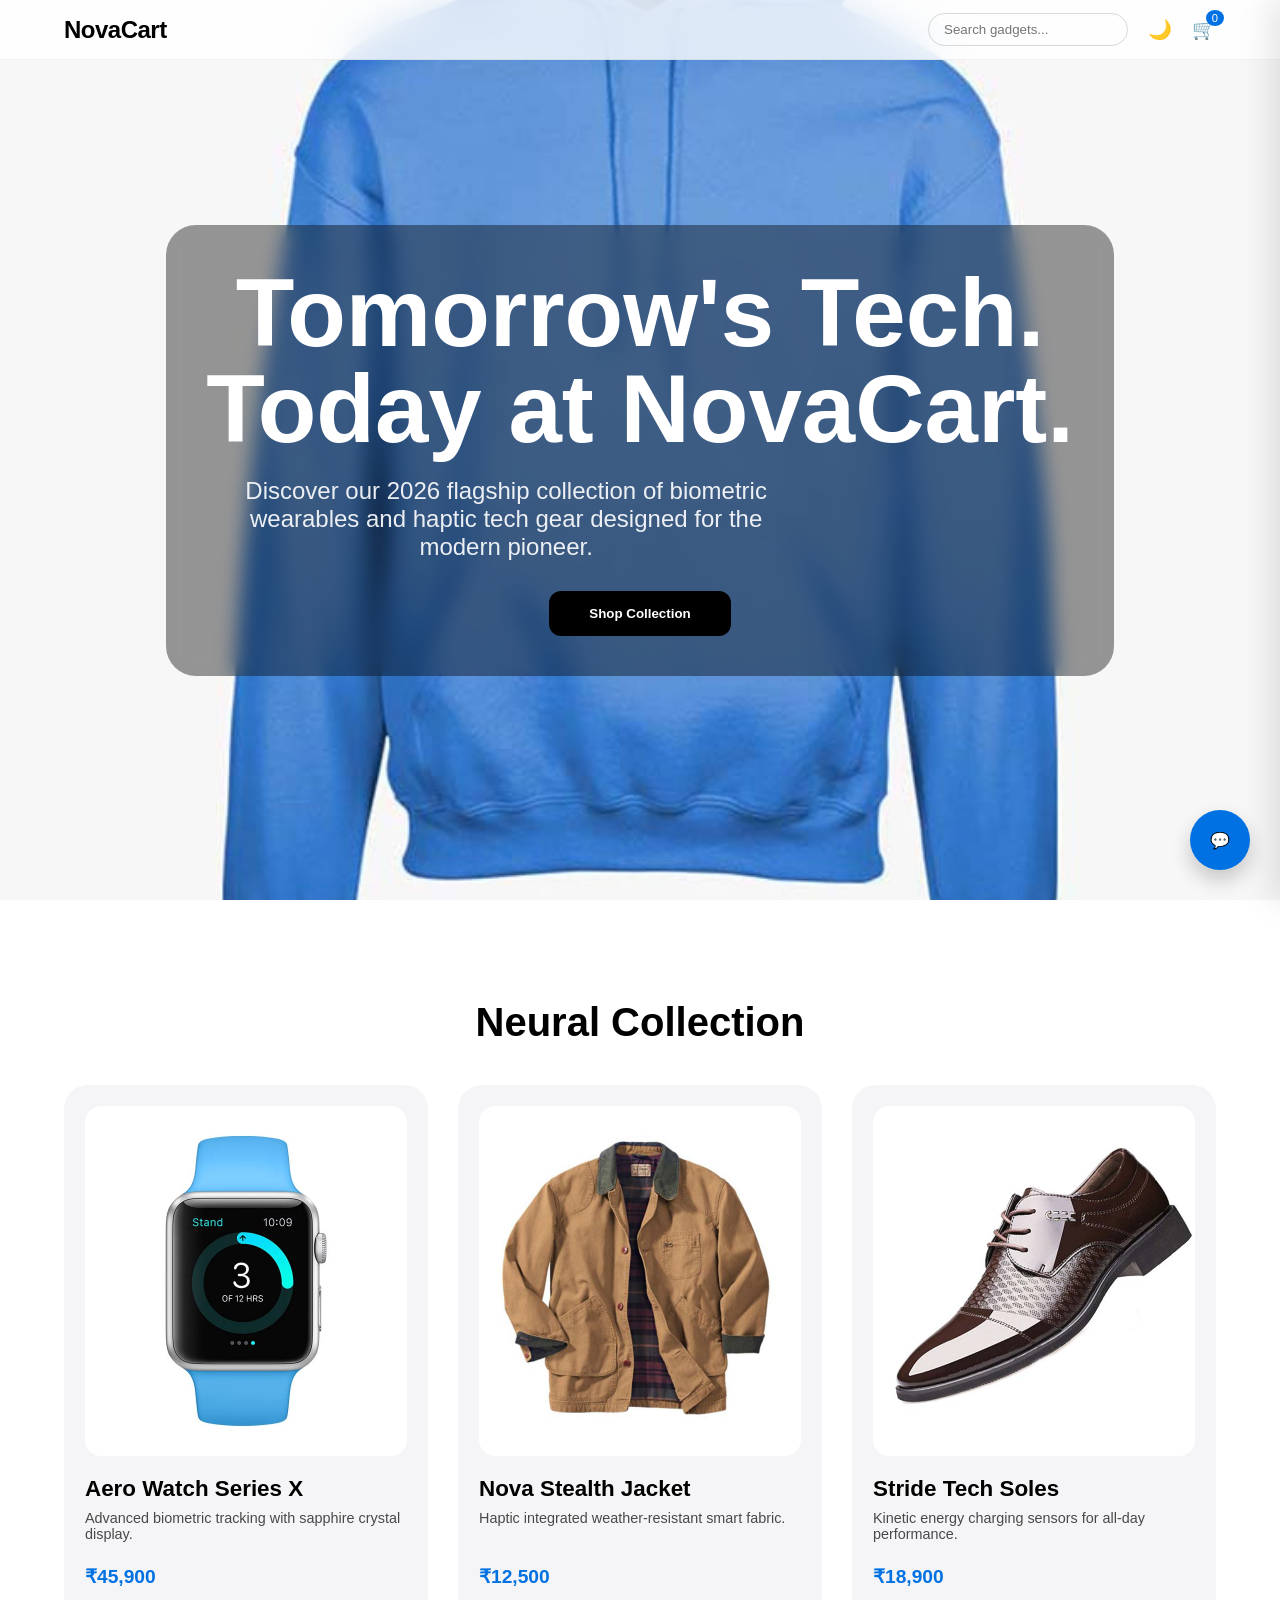
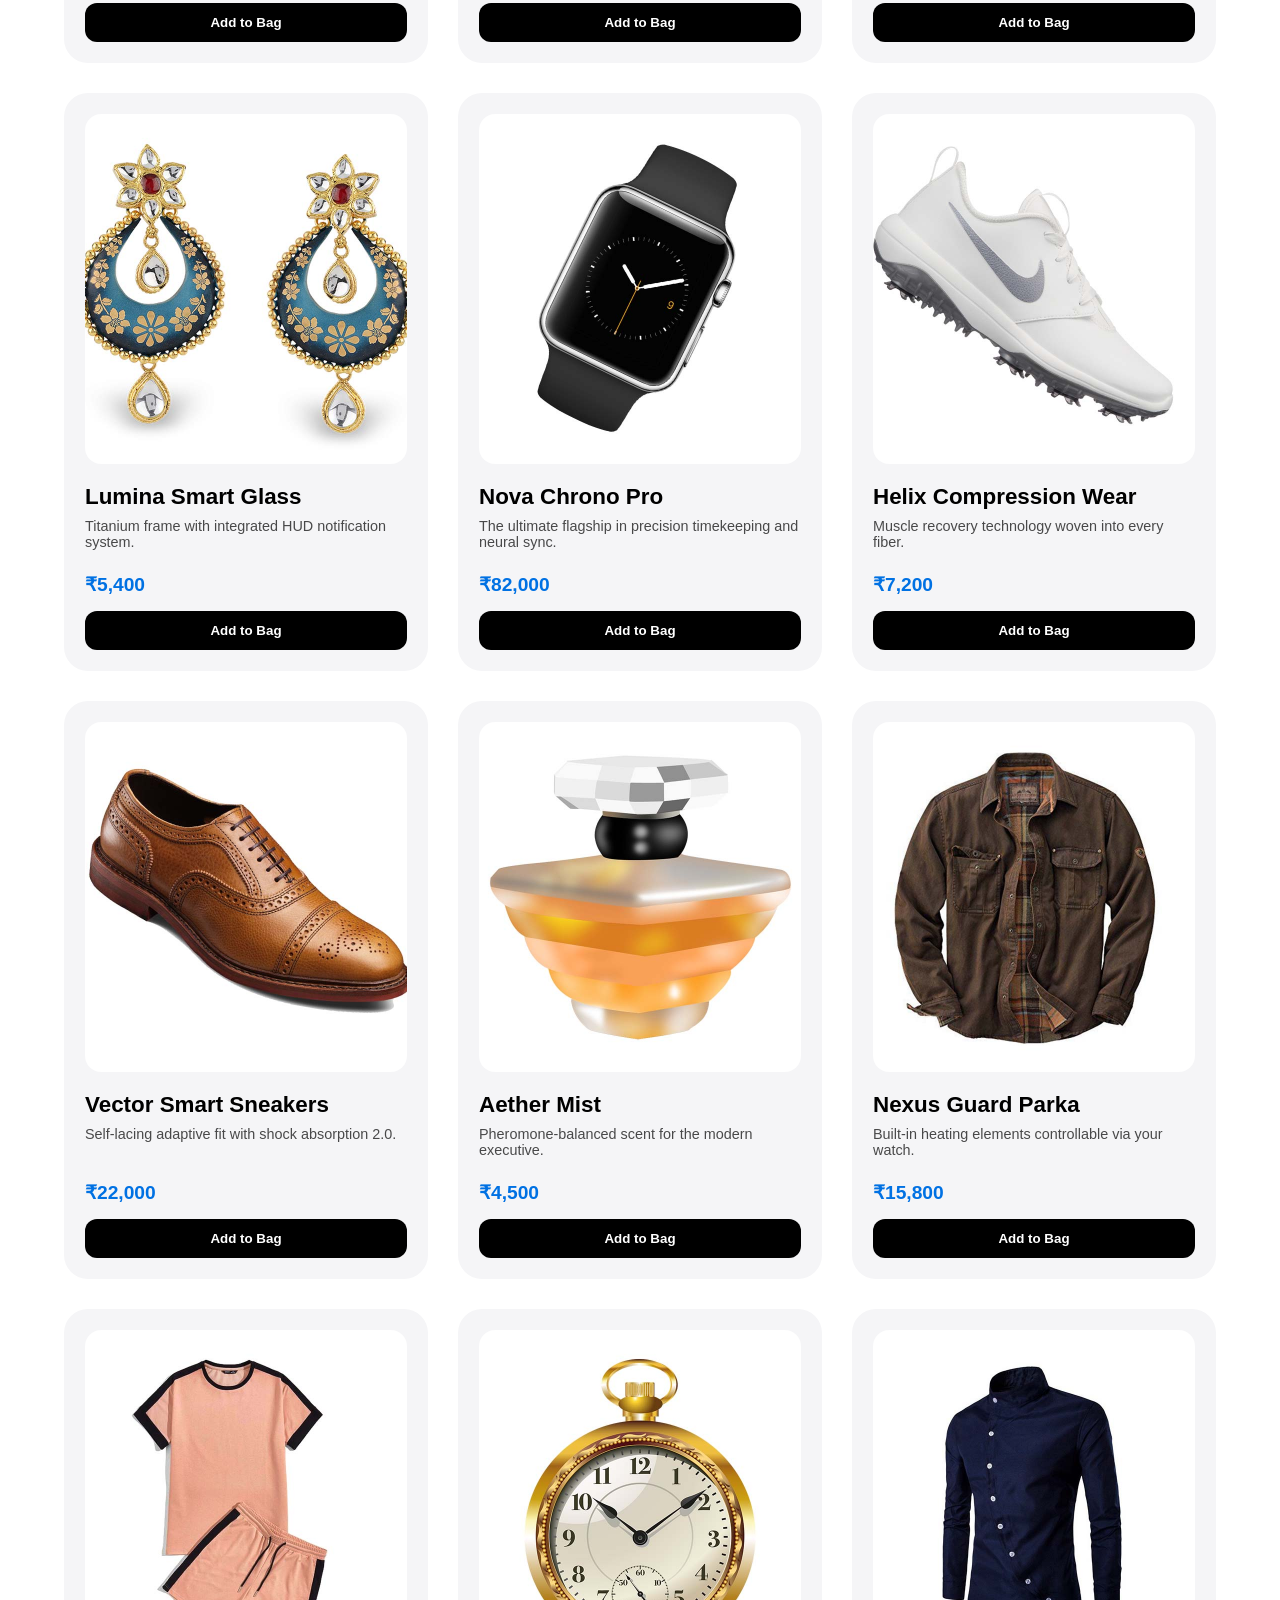
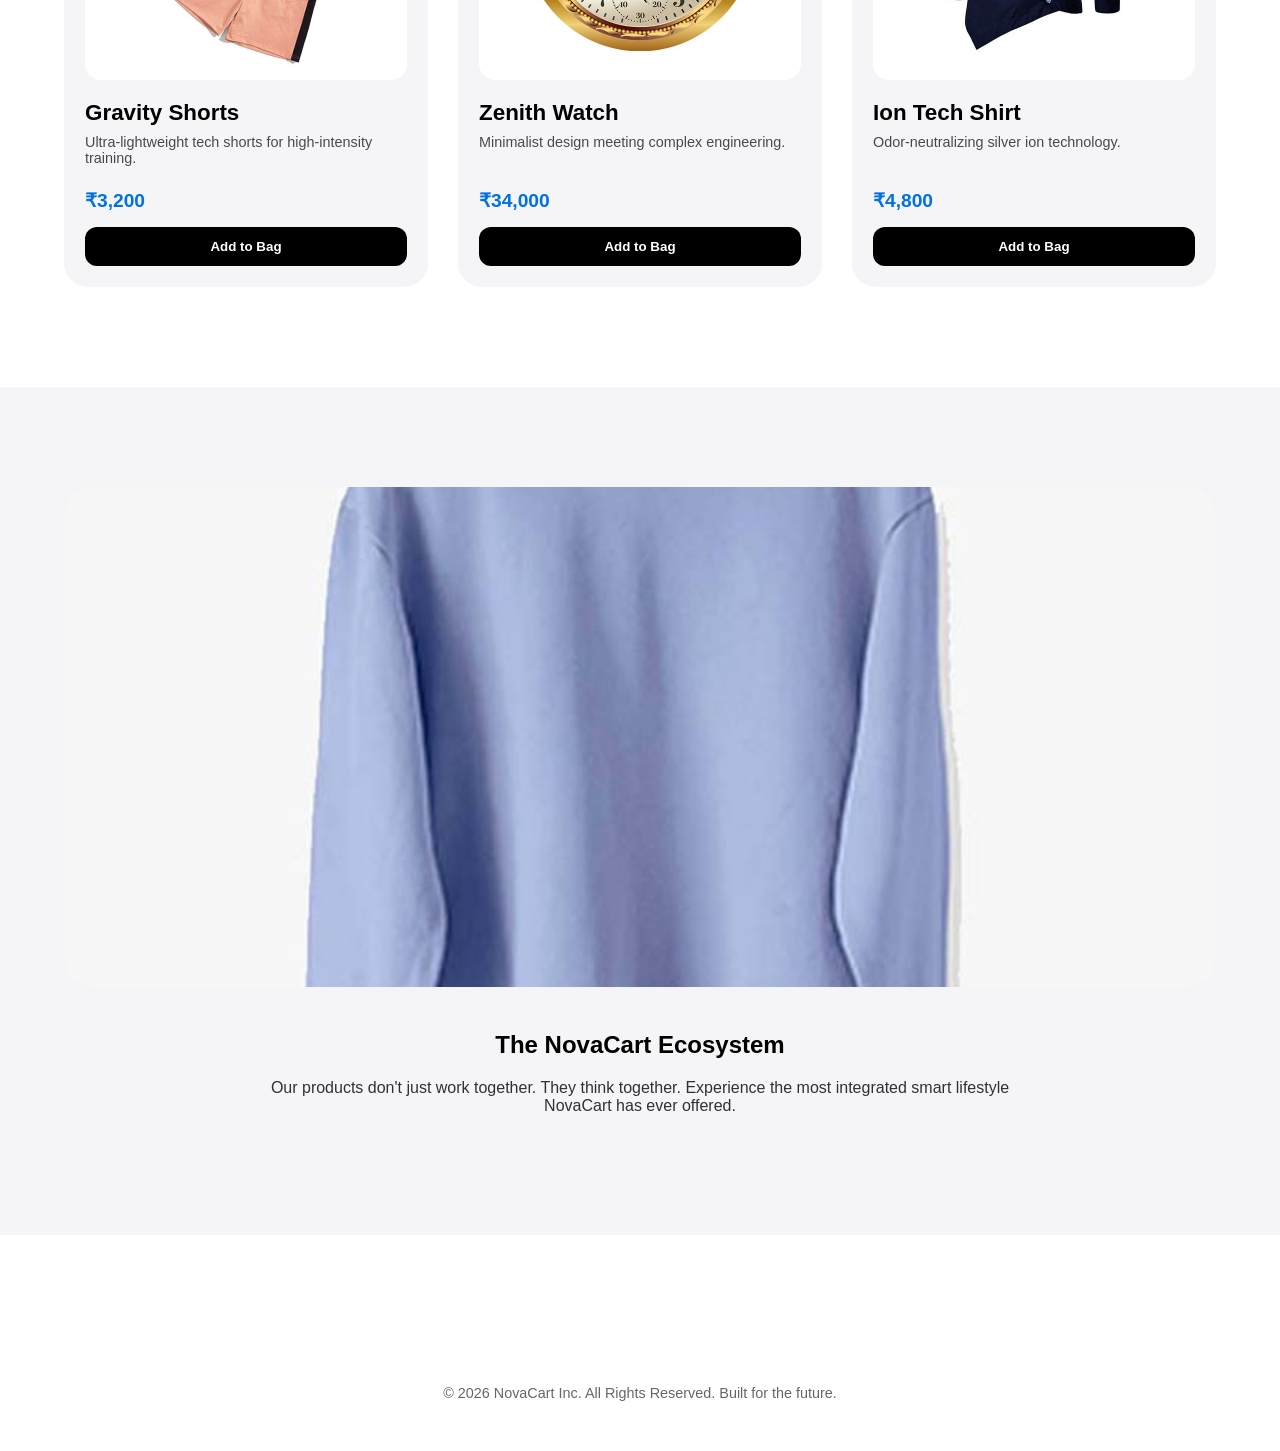
<file: index.html>
<!DOCTYPE html>
<html lang="en">
<head>
    <meta charset="UTF-8">
    <meta name="viewport" content="width=device-width, initial-scale=1.0">
    <title>NovaCart | The Future of Tech Wearables</title>
    <style>
        :root {
            --bg: #ffffff;
            --text: #000000;
            --accent: #0071e3;
            --card-bg: #f5f5f7;
            --header-bg: rgba(255, 255, 255, 0.8);
            --transition: all 0.4s cubic-bezier(0.4, 0, 0.2, 1);
        }

        [data-theme="dark"] {
            --bg: #000000;
            --text: #ffffff;
            --accent: #2997ff;
            --card-bg: #1d1d1f;
            --header-bg: rgba(0, 0, 0, 0.8);
        }

        * {
            margin: 0;
            padding: 0;
            box-sizing: border-box;
            font-family: 'SF Pro Display', -apple-system, BlinkMacSystemFont, 'Segoe UI', Roboto, sans-serif;
        }

        body {
            background-color: var(--bg);
            color: var(--text);
            overflow-x: hidden;
            transition: var(--transition);
        }

        /* --- UI Components --- */
        header {
            position: fixed;
            top: 0;
            width: 100%;
            height: 60px;
            display: flex;
            align-items: center;
            justify-content: space-between;
            padding: 0 5%;
            z-index: 1000;
            background: var(--header-bg);
            backdrop-filter: blur(20px);
            border-bottom: 1px solid rgba(128, 128, 128, 0.1);
        }

        .logo {
            font-size: 1.5rem;
            font-weight: 700;
            letter-spacing: -0.5px;
            cursor: pointer;
        }

        .nav-actions {
            display: flex;
            align-items: center;
            gap: 20px;
        }

        .search-container {
            position: relative;
        }

        #search-input {
            padding: 8px 15px;
            border-radius: 20px;
            border: 1px solid rgba(128, 128, 128, 0.3);
            background: transparent;
            color: var(--text);
            width: 200px;
            outline: none;
        }

        .icon-btn {
            background: none;
            border: none;
            color: var(--text);
            cursor: pointer;
            font-size: 1.2rem;
            position: relative;
        }

        .cart-badge {
            position: absolute;
            top: -8px;
            right: -8px;
            background: var(--accent);
            color: white;
            font-size: 0.7rem;
            padding: 2px 6px;
            border-radius: 50%;
        }

        /* --- Hero Section --- */
        .hero {
            height: 100vh;
            display: flex;
            flex-direction: column;
            align-items: center;
            justify-content: center;
            text-align: center;
            background: url('images/2.jpg') center/cover no-repeat;
            padding: 0 20px;
        }

        .hero-content {
            background: rgba(0,0,0,0.4);
            padding: 40px;
            border-radius: 30px;
            backdrop-filter: blur(10px);
            color: white;
            animation: fadeInUp 1s ease-out;
        }

        .hero h1 {
            font-size: clamp(3rem, 8vw, 6rem);
            line-height: 1;
            margin-bottom: 20px;
        }

        .hero p {
            font-size: 1.5rem;
            max-width: 600px;
            margin-bottom: 30px;
            opacity: 0.9;
        }

        /* --- Shop Section --- */
        .section-title {
            padding: 100px 5% 40px;
            font-size: 2.5rem;
            text-align: center;
        }

        .product-grid {
            display: grid;
            grid-template-columns: repeat(auto-fill, minmax(300px, 1fr));
            gap: 30px;
            padding: 0 5% 100px;
        }

        .product-card {
            background: var(--card-bg);
            border-radius: 24px;
            padding: 20px;
            transition: var(--transition);
            display: flex;
            flex-direction: column;
            justify-content: space-between;
            overflow: hidden;
            border: 1px solid transparent;
        }

        .product-card:hover {
            transform: translateY(-10px);
            border-color: var(--accent);
        }

        .product-card img {
            width: 100%;
            height: 350px;
            object-fit: cover;
            border-radius: 16px;
            margin-bottom: 20px;
        }

        .product-info h3 {
            font-size: 1.4rem;
            margin-bottom: 8px;
        }

        .product-desc {
            font-size: 0.9rem;
            opacity: 0.7;
            margin-bottom: 15px;
            height: 40px;
            overflow: hidden;
        }

        .product-price {
            font-size: 1.2rem;
            font-weight: 600;
            color: var(--accent);
            margin-bottom: 15px;
        }

        .add-btn {
            width: 100%;
            padding: 12px;
            border: none;
            border-radius: 12px;
            background: var(--text);
            color: var(--bg);
            font-weight: 600;
            cursor: pointer;
            transition: var(--transition);
        }

        .add-btn:hover {
            background: var(--accent);
            color: white;
        }

        /* --- Cart Drawer --- */
        #cart-drawer {
            position: fixed;
            right: -400px;
            top: 0;
            width: 400px;
            height: 100vh;
            background: var(--bg);
            box-shadow: -10px 0 30px rgba(0,0,0,0.1);
            z-index: 2000;
            transition: var(--transition);
            padding: 30px;
            display: flex;
            flex-direction: column;
        }

        #cart-drawer.open {
            right: 0;
        }

        .cart-header {
            display: flex;
            justify-content: space-between;
            align-items: center;
            margin-bottom: 30px;
        }

        .cart-items {
            flex-grow: 1;
            overflow-y: auto;
        }

        .cart-item {
            display: flex;
            gap: 15px;
            margin-bottom: 20px;
            padding-bottom: 20px;
            border-bottom: 1px solid rgba(128,128,128,0.1);
        }

        .cart-item img {
            width: 80px;
            height: 80px;
            object-fit: cover;
            border-radius: 8px;
        }

        .cart-item-info h4 {
            font-size: 1rem;
        }

        .cart-controls {
            display: flex;
            align-items: center;
            gap: 10px;
            margin-top: 10px;
        }

        .qty-btn {
            background: var(--card-bg);
            border: none;
            width: 25px;
            height: 25px;
            border-radius: 50%;
            color: var(--text);
            cursor: pointer;
        }

        .cart-footer {
            padding-top: 20px;
            border-top: 2px solid var(--card-bg);
        }

        .total-row {
            display: flex;
            justify-content: space-between;
            font-size: 1.4rem;
            font-weight: 700;
            margin-bottom: 20px;
        }

        /* --- Chatbot --- */
        #chatbot-btn {
            position: fixed;
            bottom: 30px;
            right: 30px;
            width: 60px;
            height: 60px;
            border-radius: 30px;
            background: var(--accent);
            color: white;
            display: flex;
            align-items: center;
            justify-content: center;
            cursor: pointer;
            z-index: 999;
            box-shadow: 0 10px 20px rgba(0,0,0,0.2);
        }

        #chatbot-window {
            position: fixed;
            bottom: 100px;
            right: 30px;
            width: 320px;
            height: 450px;
            background: var(--bg);
            border: 1px solid rgba(128,128,128,0.2);
            border-radius: 20px;
            display: none;
            flex-direction: column;
            z-index: 1000;
            box-shadow: 0 20px 40px rgba(0,0,0,0.2);
        }

        .chat-header {
            padding: 15px;
            background: var(--accent);
            color: white;
            border-radius: 20px 20px 0 0;
        }

        .chat-messages {
            flex-grow: 1;
            padding: 15px;
            overflow-y: auto;
            display: flex;
            flex-direction: column;
            gap: 10px;
        }

        .msg {
            padding: 10px 15px;
            border-radius: 15px;
            max-width: 80%;
            font-size: 0.9rem;
        }

        .bot { background: var(--card-bg); align-self: flex-start; }
        .user { background: var(--accent); color: white; align-self: flex-end; }

        .chat-input-area {
            padding: 15px;
            display: flex;
            gap: 10px;
        }

        .chat-input-area input {
            flex-grow: 1;
            border: 1px solid #ccc;
            border-radius: 10px;
            padding: 8px;
            outline: none;
        }

        /* --- Animations --- */
        @keyframes fadeInUp {
            from { opacity: 0; transform: translateY(30px); }
            to { opacity: 1; transform: translateY(0); }
        }

        /* --- Responsive --- */
        @media (max-width: 768px) {
            #cart-drawer { width: 100%; right: -100%; }
            .hero h1 { font-size: 3rem; }
            #search-input { width: 120px; }
        }
    </style>
</head>
<body>

    <header>
        <div class="logo" onclick="window.scrollTo({top: 0, behavior: 'smooth'})">NovaCart</div>
        <div class="nav-actions">
            <div class="search-container">
                <input type="text" id="search-input" placeholder="Search gadgets..." onkeyup="filterNovaCartProducts()">
            </div>
            <button class="icon-btn" onclick="toggleDarkMode()" id="theme-toggle">🌙</button>
            <button class="icon-btn" onclick="toggleCart()">
                🛒 <span class="cart-badge" id="cart-count">0</span>
            </button>
        </div>
    </header>

    <section class="hero">
        <div class="hero-content">
            <h1>Tomorrow's Tech.<br>Today at NovaCart.</h1>
            <p>Discover our 2026 flagship collection of biometric wearables and haptic tech gear designed for the modern pioneer.</p>
            <button class="add-btn" style="width: auto; padding: 15px 40px;" onclick="document.getElementById('shop-section').scrollIntoView({behavior: 'smooth'})">Shop Collection</button>
        </div>
    </section>

    <h2 class="section-title" id="shop-section">Neural Collection</h2>
    <div class="product-grid" id="product-grid">
        <!-- Products will be injected here -->
    </div>

    <!-- Features Banner -->
    <section style="padding: 100px 5%; background: var(--card-bg); text-align: center; margin-bottom: 50px;">
        <img src="images/3.jpg" alt="Banner" style="width: 100%; height: 500px; object-fit: cover; border-radius: 30px; margin-bottom: 40px;">
        <h2>The NovaCart Ecosystem</h2>
        <p style="max-width: 800px; margin: 20px auto; opacity: 0.8;">Our products don't just work together. They think together. Experience the most integrated smart lifestyle NovaCart has ever offered.</p>
    </section>

    <!-- Cart Drawer -->
    <aside id="cart-drawer">
        <div class="cart-header">
            <h2>Your Bag</h2>
            <button class="icon-btn" onclick="toggleCart()" style="font-size: 2rem;">&times;</button>
        </div>
        <div class="cart-items" id="cart-items-container">
            <!-- Cart items injected here -->
        </div>
        <div class="cart-footer">
            <div class="total-row">
                <span>Total</span>
                <span id="cart-total">₹0</span>
            </div>
            <button class="add-btn" style="font-size: 1.1rem; padding: 18px;" onclick="checkout()">Secure Checkout</button>
        </div>
    </aside>

    <!-- Chatbot -->
    <div id="chatbot-btn" onclick="toggleChat()">💬</div>
    <div id="chatbot-window">
        <div class="chat-header">NovaCart Assistant</div>
        <div class="chat-messages" id="chat-msgs">
            <div class="msg bot">Hello! Welcome to NovaCart. Looking for something specific to upgrade your tech game?</div>
        </div>
        <div class="chat-input-area">
            <input type="text" id="chat-user-input" placeholder="Type here..." onkeypress="if(event.key === 'Enter') handleChat()">
            <button class="icon-btn" onclick="handleChat()">🚀</button>
        </div>
    </div>

    <footer style="padding: 100px 5% 50px; text-align: center; opacity: 0.6; font-size: 0.9rem;">
        <p>&copy; 2026 NovaCart Inc. All Rights Reserved. Built for the future.</p>
    </footer>

    <script>
        // Product Data using available images
        const products = [
            { id: 1, name: "Aero Watch Series X", price: 45900, img: "watch-1.jpg", desc: "Advanced biometric tracking with sapphire crystal display." },
            { id: 2, name: "Nova Stealth Jacket", price: 12500, img: "jacket-1.jpg", desc: "Haptic integrated weather-resistant smart fabric." },
            { id: 3, name: "Stride Tech Soles", price: 18900, img: "shoe-1.jpg", desc: "Kinetic energy charging sensors for all-day performance." },
            { id: 4, name: "Lumina Smart Glass", price: 5400, img: "jewellery-1.jpg", desc: "Titanium frame with integrated HUD notification system." },
            { id: 5, name: "Nova Chrono Pro", price: 82000, img: "watch-2.jpg", desc: "The ultimate flagship in precision timekeeping and neural sync." },
            { id: 6, name: "Helix Compression Wear", price: 7200, img: "sports-1.jpg", desc: "Muscle recovery technology woven into every fiber." },
            { id: 7, name: "Vector Smart Sneakers", price: 22000, img: "shoe-2.jpg", desc: "Self-lacing adaptive fit with shock absorption 2.0." },
            { id: 8, name: "Aether Mist", price: 4500, img: "perfume.jpg", desc: "Pheromone-balanced scent for the modern executive." },
            { id: 9, name: "Nexus Guard Parka", price: 15800, img: "jacket-2.jpg", desc: "Built-in heating elements controllable via your watch." },
            { id: 10, name: "Gravity Shorts", price: 3200, img: "shorts-1.jpg", desc: "Ultra-lightweight tech shorts for high-intensity training." },
            { id: 11, name: "Zenith Watch", price: 34000, img: "watch-3.jpg", desc: "Minimalist design meeting complex engineering." },
            { id: 12, name: "Ion Tech Shirt", price: 4800, img: "shirt-1.jpg", desc: "Odor-neutralizing silver ion technology." }
        ];

        let cart = JSON.parse(localStorage.getItem('novacart-bag')) || [];

        // Initialize Store
        function initNovaCart() {
            const grid = document.getElementById('product-grid');
            grid.innerHTML = products.map(product => `
                <div class="product-card">
                    <img src="images/${product.img}" alt="${product.name}">
                    <div class="product-info">
                        <h3>${product.name}</h3>
                        <p class="product-desc">${product.desc}</p>
                        <p class="product-price">₹${product.price.toLocaleString('en-IN')}</p>
                        <button class="add-btn" onclick="addToBag(${product.id})">Add to Bag</button>
                    </div>
                </div>
            `).join('');
            updateUI();
        }

        // Cart Functions
        function addToBag(id) {
            const product = products.find(p => p.id === id);
            const exists = cart.find(item => item.id === id);
            if (exists) {
                exists.qty++;
            } else {
                cart.push({ ...product, qty: 1 });
            }
            saveAndUpdate();
            toggleCart(true);
        }

        function changeQty(id, delta) {
            const item = cart.find(item => item.id === id);
            if (item) {
                item.qty += delta;
                if (item.qty <= 0) {
                    cart = cart.filter(i => i.id !== id);
                }
                saveAndUpdate();
            }
        }

        function saveAndUpdate() {
            localStorage.setItem('novacart-bag', JSON.stringify(cart));
            updateUI();
        }

        function updateUI() {
            // Update Count
            const count = cart.reduce((sum, item) => sum + item.qty, 0);
            document.getElementById('cart-count').innerText = count;

            // Update Drawer
            const container = document.getElementById('cart-items-container');
            const totalEl = document.getElementById('cart-total');
            
            if (cart.length === 0) {
                container.innerHTML = `<p style="text-align:center; margin-top:50px; opacity:0.5;">Your bag is empty.</p>`;
                totalEl.innerText = `₹0`;
            } else {
                container.innerHTML = cart.map(item => `
                    <div class="cart-item">
                        <img src="images/${item.img}" alt="${item.name}">
                        <div class="cart-item-info">
                            <h4>${item.name}</h4>
                            <p>₹${item.price.toLocaleString('en-IN')}</p>
                            <div class="cart-controls">
                                <button class="qty-btn" onclick="changeQty(${item.id}, -1)">-</button>
                                <span>${item.qty}</span>
                                <button class="qty-btn" onclick="changeQty(${item.id}, 1)">+</button>
                            </div>
                        </div>
                    </div>
                `).join('');

                const total = cart.reduce((sum, item) => sum + (item.price * item.qty), 0);
                totalEl.innerText = `₹${total.toLocaleString('en-IN')}`;
            }
        }

        function toggleCart(forceOpen = false) {
            const drawer = document.getElementById('cart-drawer');
            if (forceOpen) drawer.classList.add('open');
            else drawer.classList.toggle('open');
        }

        // Search Filter
        function filterNovaCartProducts() {
            const query = document.getElementById('search-input').value.toLowerCase();
            const cards = document.querySelectorAll('.product-card');
            cards.forEach(card => {
                const name = card.querySelector('h3').innerText.toLowerCase();
                if (name.includes(query)) {
                    card.style.display = 'flex';
                } else {
                    card.style.display = 'none';
                }
            });
        }

        // Dark Mode
        function toggleDarkMode() {
            const body = document.body;
            const current = body.getAttribute('data-theme');
            const newTheme = current === 'dark' ? 'light' : 'dark';
            body.setAttribute('data-theme', newTheme);
            document.getElementById('theme-toggle').innerText = newTheme === 'dark' ? '☀️' : '🌙';
        }

        // Chatbot Logic
        function toggleChat() {
            const win = document.getElementById('chatbot-window');
            win.style.display = win.style.display === 'flex' ? 'none' : 'flex';
        }

        function handleChat() {
            const input = document.getElementById('chat-user-input');
            const msg = input.value.trim();
            if (!msg) return;

            addMsg(msg, 'user');
            input.value = '';

            setTimeout(() => {
                let response = "I'm not sure about that. Try asking about 'watches', 'jackets' or 'price'.";
                const lowMsg = msg.toLowerCase();
                
                if (lowMsg.includes('watch')) response = "Our Aero Series X is our top-selling wearable right now!";
                else if (lowMsg.includes('jacket')) response = "The Stealth Jacket features haptic feedback. It's truly revolutionary.";
                else if (lowMsg.includes('price')) response = "Our tech starts from just ₹3,200. Premium quality, accessible tech.";
                else if (lowMsg.includes('hello')) response = "Welcome to NovaCart! How can I assist your digital journey today?";
                
                addMsg(response, 'bot');
            }, 800);
        }

        function addMsg(text, type) {
            const container = document.getElementById('chat-msgs');
            const div = document.createElement('div');
            div.className = `msg ${type}`;
            div.innerText = text;
            container.appendChild(div);
            container.scrollTop = container.scrollHeight;
        }

        function checkout() {
            if (cart.length === 0) return alert("Your bag is empty!");
            alert("Redirecting to NovaCart Secure Payment Gateway...");
            cart = [];
            saveAndUpdate();
            toggleCart();
        }

        // Start NovaCart
        window.onload = initNovaCart;

        // Custom Cursor Effect for Premium Feel
        document.addEventListener('mousemove', (e) => {
            // This is a subtle effect, not adding a custom div to keep it clean
        });
    </script>
</body>
</html>
</file>
